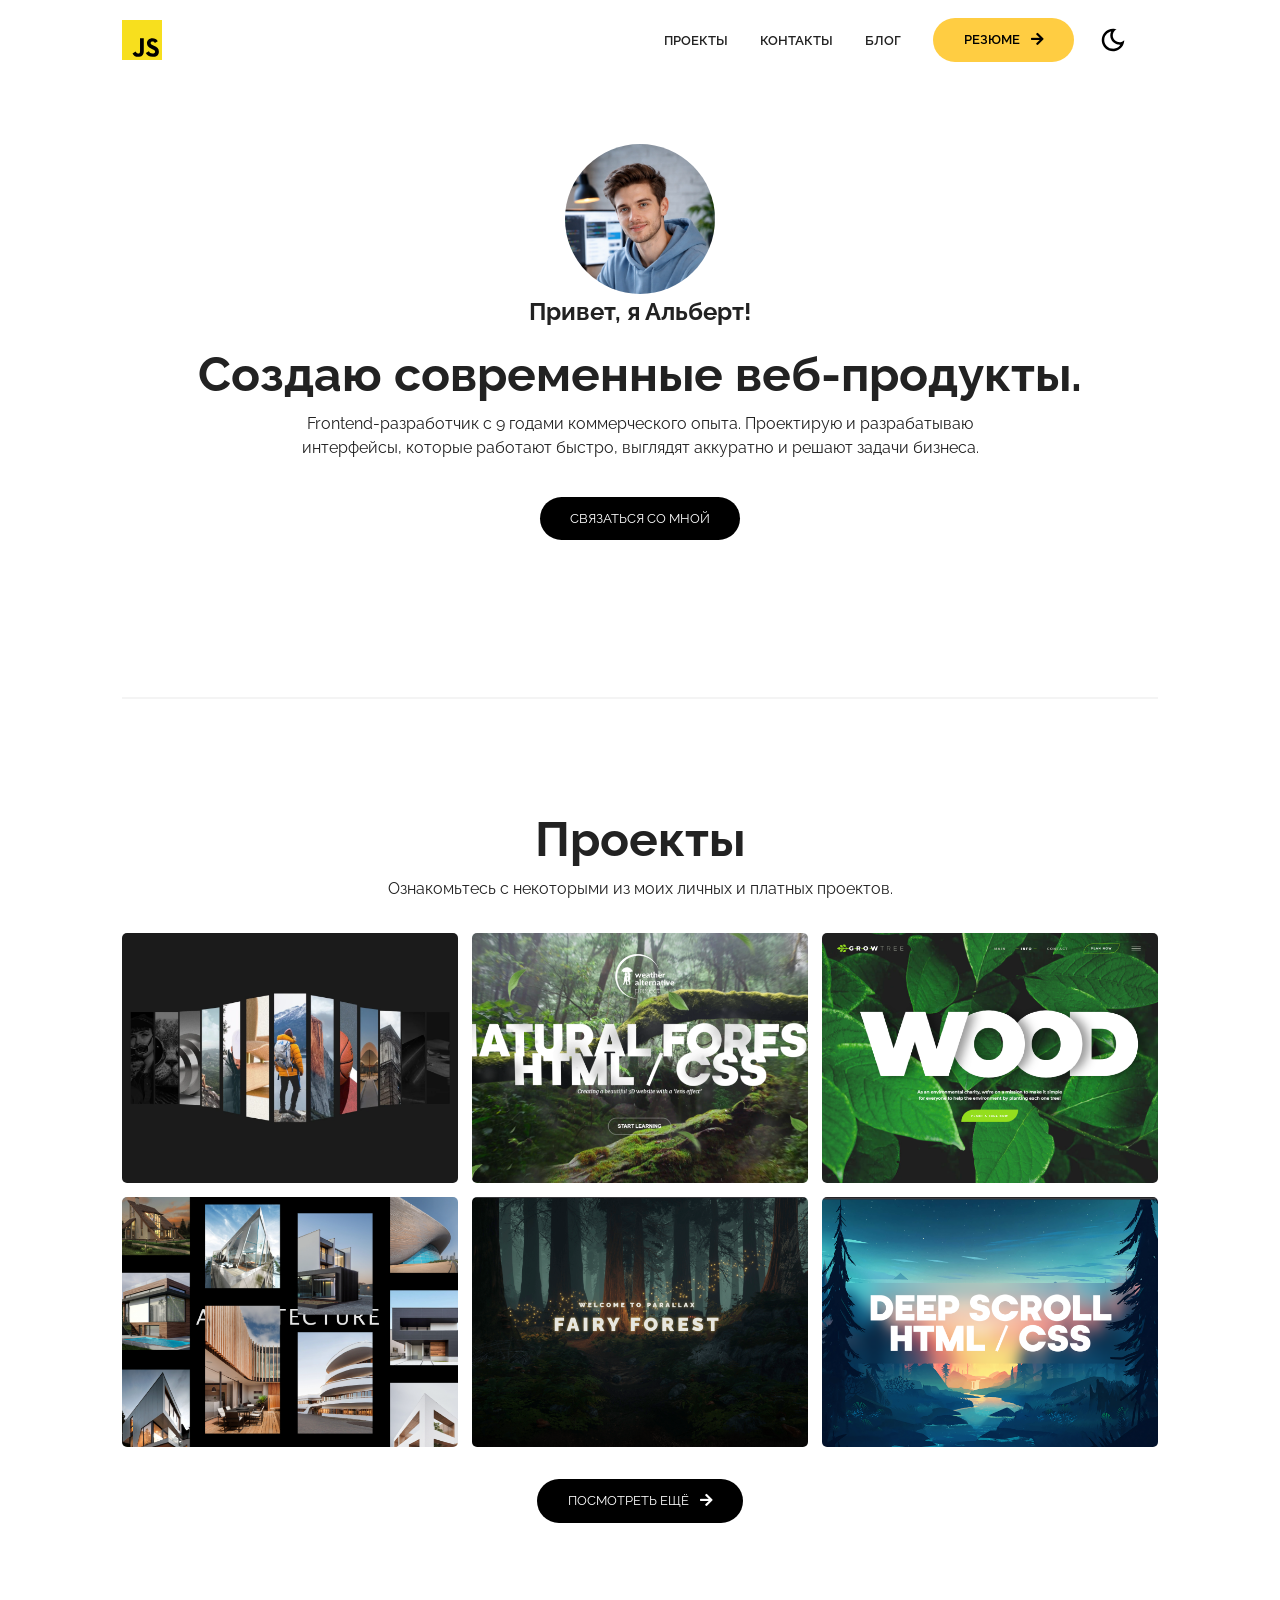
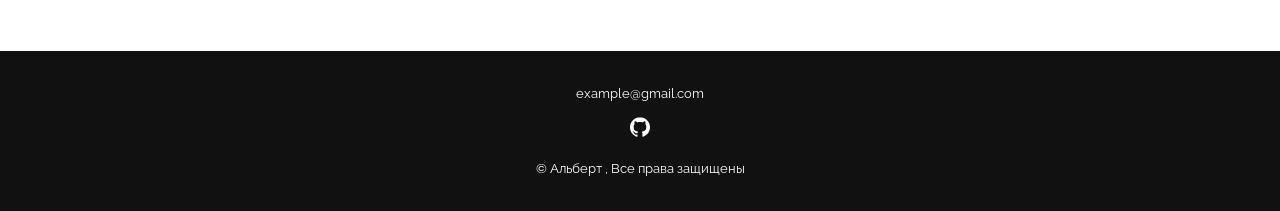
<file: index.html>
<!DOCTYPE html>
<html lang="ru">
<head>
	<meta charset="UTF-8" />
	<meta http-equiv="X-UA-Compatible" content="IE=edge" />
	<meta name="viewport" content="width=device-width, initial-scale=1.0" />
	<!-- Primary Meta Tags -->
	<title>Alberts Portfolio</title>
	<meta name="title" content="Alberts Portfolio" />
	<meta
		name="description"
		content="Build or customize your portfolio website using this super easy template. Free to use if you are a member of the community or a contributor to this project"
	/>

	<!-- Link -->
	<link rel="icon" type="image/png" href="./assets/favicon/favicon-96x96.png" sizes="96x96" />
	<link rel="icon" type="image/svg+xml" href="./assets/favicon/favicon.svg" />
	<link rel="shortcut icon" href="/favicon.ico" />
	<link rel="apple-touch-icon" sizes="180x180" href="./assets/favicon/apple-touch-icon.png" />
	<meta name="apple-mobile-web-app-title" content="Alberts Portfolio" />
	<link rel="manifest" href="./assets/favicon/site.webmanifest" />
	<link
		rel="stylesheet"
		href="https://use.fontawesome.com/releases/v5.15.4/css/all.css"
		integrity="sha384-DyZ88mC6Up2uqS4h/KRgHuoeGwBcD4Ng9SiP4dIRy0EXTlnuz47vAwmeGwVChigm"
		crossorigin="anonymous"
	/>
	<link rel="stylesheet" href="css/style.css" />
	<link rel="stylesheet" href="css/utilities.css" />
</head>
<body>
	<header id="header"></header>


	<section class="header-container">
		<img
			class="profile-image"
			src="assets/profile-image.webp"
			alt="me"
		/>
		<h1>Привет, я Альберт!</h1>

		<div class="content-text">
			<h2>Создаю современные веб-продукты.</h2>

			<p>
				Frontend-разработчик с 9 годами коммерческого опыта. Проектирую и разрабатываю интерфейсы, которые работают быстро, выглядят аккуратно и решают задачи бизнеса.
			</p>
		</div>
		<a
			href="https://github.com/418ert"
			class="btn btn-secondary"
			target="_blank"
			>Связаться со мной</a
		>
	</section>

	<!-- Projects -->
	<section id="projects" class="project-container container">
		<div class="division"></div>
		<div class="content-text">
			<h2>Проекты</h2>
			<p>Ознакомьтесь с некоторыми из моих личных и платных проектов.</p>
		</div>

		<article class="project">
			<!-- Project 1 -->
			<div href="" class="card">
				<div class="project-info">
					<div class="project-bio">
						<h3>Gallery</h3>
						<p>HTML, CSS</p>
					</div>

					<div class="project-link">
						<a href="#" target="_blank"><i class="fab fa-github"></i></a>
						<a href="#" target="_blank"><i class="fas fa-globe"></i></a>
					</div>
				</div>
			</div>

			<!-- Project 2 -->
			<div href="" class="card">
				<div class="project-info">
					<div class="project-bio">
						<h3>Natural Forest</h3>
						<p>HTML, CSS, JS</p>
					</div>

					<div class="project-link">
						<a href="https://github.com/nextc0ders/natural_forest" target="_blank"><i class="fab fa-github"></i></a>
						<a href="https://nextc0ders.github.io/natural_forest/" target="_blank"><i class="fas fa-globe"></i></a>
					</div>
				</div>
			</div>

			<!-- Porject 3 -->
			<div href="" class="card">
				<div class="project-info">
					<div class="project-bio">
						<h3>Parallax</h3>
						<p>HTML, CSS, JS, Swiper</p>
					</div>

					<div class="project-link">
						<a href="#" target="_blank"><i class="fab fa-github"></i></a>
						<a href="#" target="_blank"><i class="fas fa-globe"></i></a>
					</div>
				</div>
			</div>

			<!-- Project 4 -->
			<div href="" class="card">
				<div class="project-info">
					<div class="project-bio">
						<h3>Draggable Gallery</h3>
						<p>HTML, CSS, JS, GSAP</p>
					</div>

					<div class="project-link">
						<a href="#" target="_blank"><i class="fab fa-github"></i></a>
						<a href="#" target="_blank"><i class="fas fa-globe"></i></a>
					</div>
				</div>
			</div>

			<!-- Project 5 -->
			<div href="" class="card">
				<div class="project-info">
					<div class="project-bio">
						<h3>Fairy Forest</h3>
						<p>HTML, CSS, JS</p>
					</div>

					<div class="project-link">
						<a href="#" target="_blank"><i class="fab fa-github"></i></a>
						<a href="#" target="_blank"><i class="fas fa-globe"></i></a>
					</div>
				</div>
			</div>

			<!-- Project 6 -->
			<div href="" class="card">
				<div class="project-info">
					<div class="project-bio">
						<h3>3D Deep Scroll</h3>
						<p>HTML, CSS</p>
					</div>

					<div class="project-link">
						<a href="#" target="_blank"><i class="fab fa-github"></i></a>
						<a href="#" target="_blank"><i class="fas fa-globe"></i></a>
					</div>
				</div>
			</div>
		</article>

		<a href="/pages/projects.html" class="btn btn-secondary"
			target="_blank" >Посмотреть ещё <i class="fas fa-arrow-right"></i
		></a>
	</section>

	<footer id="footer"></footer>
	<script src="js/script.js"></script>
	<script src="js/import.js" type="module"></script>
</body>
</html>
</file>
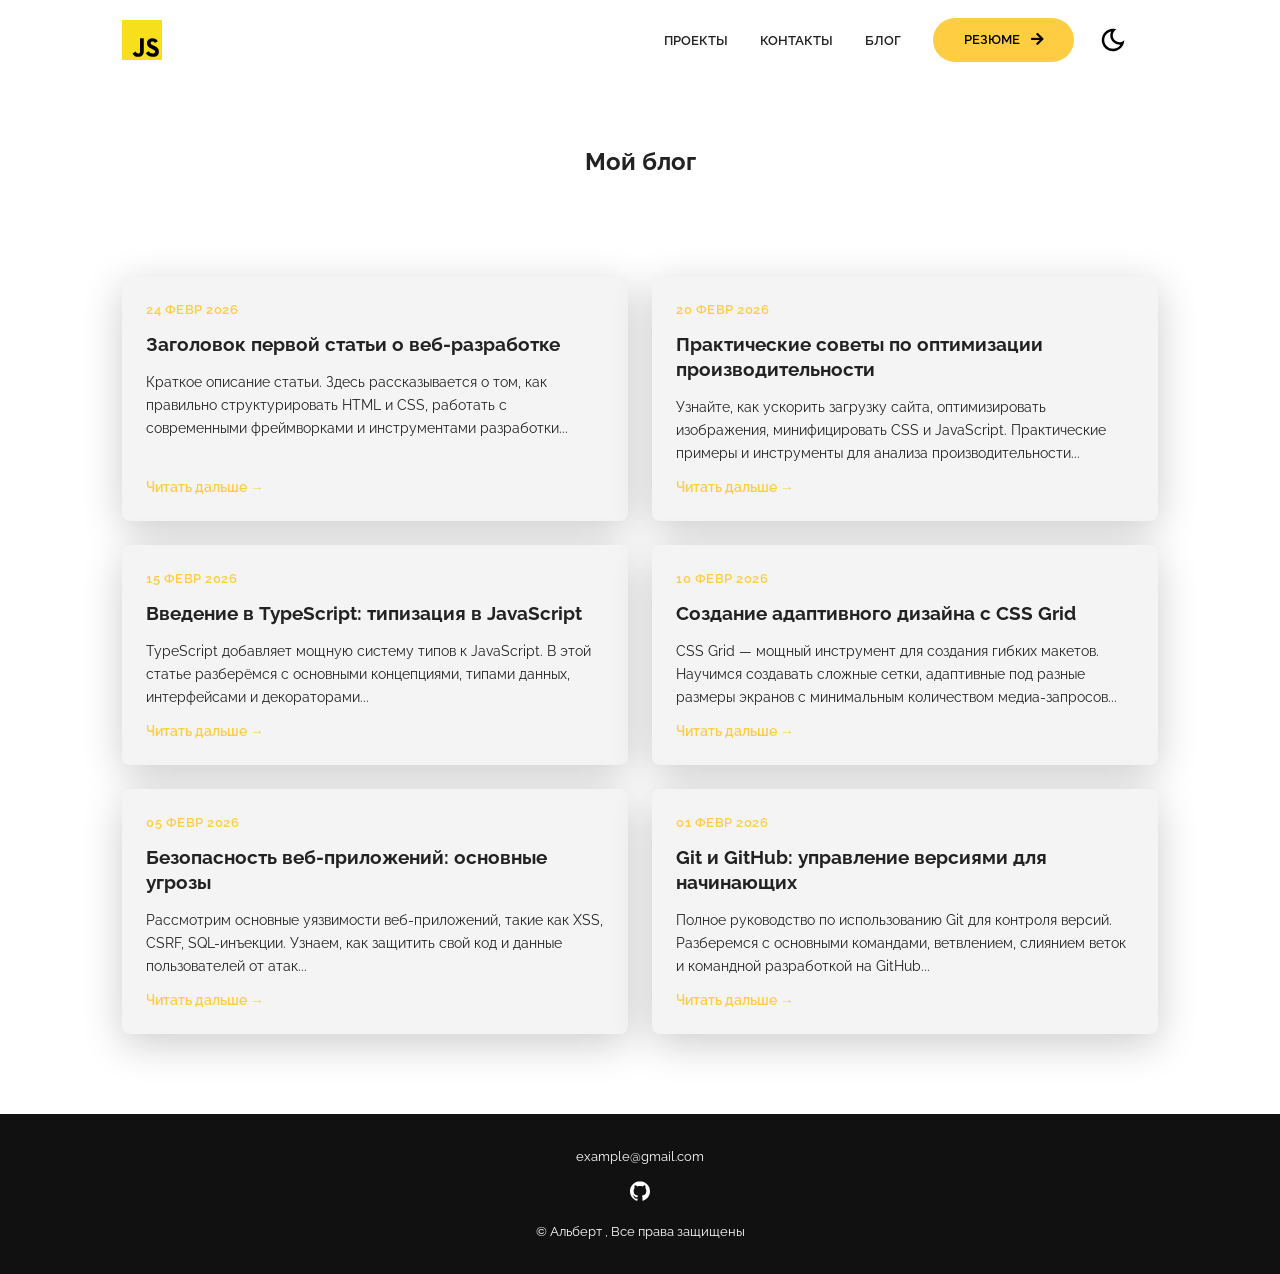
<file: pages/blog.html>
<!DOCTYPE html>
<html lang="ru">
<head>
	<meta charset="UTF-8">
	<meta http-equiv="X-UA-Compatible" content="IE=edge" />
	<meta name="viewport" content="width=device-width, initial-scale=1.0">
	<title>Контакты</title>
	<meta name="title" content="Alberts Portfolio" />
	<meta
		name="description"
		content="Build or customize your portfolio website using this super easy template. Free to use if you are a member of the community or a contributor to this project"
	/>

	<!-- Link -->
	<link rel="icon" type="image/png" href="../assets/favicon/favicon-96x96.png" sizes="96x96" />
	<link rel="icon" type="image/svg+xml" href="../assets/favicon/favicon.svg" />
	<link rel="shortcut icon" href="../assets/favicon/favicon.ico" />
	<link rel="apple-touch-icon" sizes="180x180" href="../assets/favicon/apple-touch-icon.png" />
	<meta name="apple-mobile-web-app-title" content="Alberts Portfolio" />
	<link rel="manifest" href="../assets/favicon/site.webmanifest" />
	<link
		rel="stylesheet"
		href="https://use.fontawesome.com/releases/v5.15.4/css/all.css"
		integrity="sha384-DyZ88mC6Up2uqS4h/KRgHuoeGwBcD4Ng9SiP4dIRy0EXTlnuz47vAwmeGwVChigm"
		crossorigin="anonymous"
	/>
	<link rel="stylesheet" href="../css/style.css" />
	<link rel="stylesheet" href="../css/utilities.css" />
	<link rel="stylesheet" href="../css/blog.css">
</head>
<body>
	<header id="header"></header>

	<section class="header-container">
		<h1>Мой блог</h1>
	</section>

	<section id="blog" class="blog-section">
		<div class="container">
			<div class="blog-posts">
				<article class="blog-card">
					<div class="blog-date">24 февр 2026</div>
					<h3>Заголовок первой статьи о веб-разработке</h3>
					<p>Краткое описание статьи. Здесь рассказывается о том, как правильно структурировать HTML и CSS, работать с современными фреймворками и инструментами разработки...</p>
					<a href="#" class="read-more">Читать дальше →</a>
				</article>

				<article class="blog-card">
					<div class="blog-date">20 февр 2026</div>
					<h3>Практические советы по оптимизации производительности</h3>
					<p>Узнайте, как ускорить загрузку сайта, оптимизировать изображения, минифицировать CSS и JavaScript. Практические примеры и инструменты для анализа производительности...</p>
					<a href="#" class="read-more">Читать дальше →</a>
				</article>

				<article class="blog-card">
					<div class="blog-date">15 февр 2026</div>
					<h3>Введение в TypeScript: типизация в JavaScript</h3>
					<p>TypeScript добавляет мощную систему типов к JavaScript. В этой статье разберёмся с основными концепциями, типами данных, интерфейсами и декораторами...</p>
					<a href="#" class="read-more">Читать дальше →</a>
				</article>

				<article class="blog-card">
					<div class="blog-date">10 февр 2026</div>
					<h3>Создание адаптивного дизайна с CSS Grid</h3>
					<p>CSS Grid — мощный инструмент для создания гибких макетов. Научимся создавать сложные сетки, адаптивные под разные размеры экранов с минимальным количеством медиа-запросов...</p>
					<a href="#" class="read-more">Читать дальше →</a>
				</article>

				<article class="blog-card">
					<div class="blog-date">05 февр 2026</div>
					<h3>Безопасность веб-приложений: основные угрозы</h3>
					<p>Рассмотрим основные уязвимости веб-приложений, такие как XSS, CSRF, SQL-инъекции. Узнаем, как защитить свой код и данные пользователей от атак...</p>
					<a href="#" class="read-more">Читать дальше →</a>
				</article>

				<article class="blog-card">
					<div class="blog-date">01 февр 2026</div>
					<h3>Git и GitHub: управление версиями для начинающих</h3>
					<p>Полное руководство по использованию Git для контроля версий. Разберемся с основными командами, ветвлением, слиянием веток и командной разработкой на GitHub...</p>
					<a href="#" class="read-more">Читать дальше →</a>
				</article>
			</div>
		</div>
	</section>

	<footer id="footer"></footer>
	<script src="../js/script.js"></script>
	<script src="../js/import.js" type="module"></script>
</body>
</html>
</file>
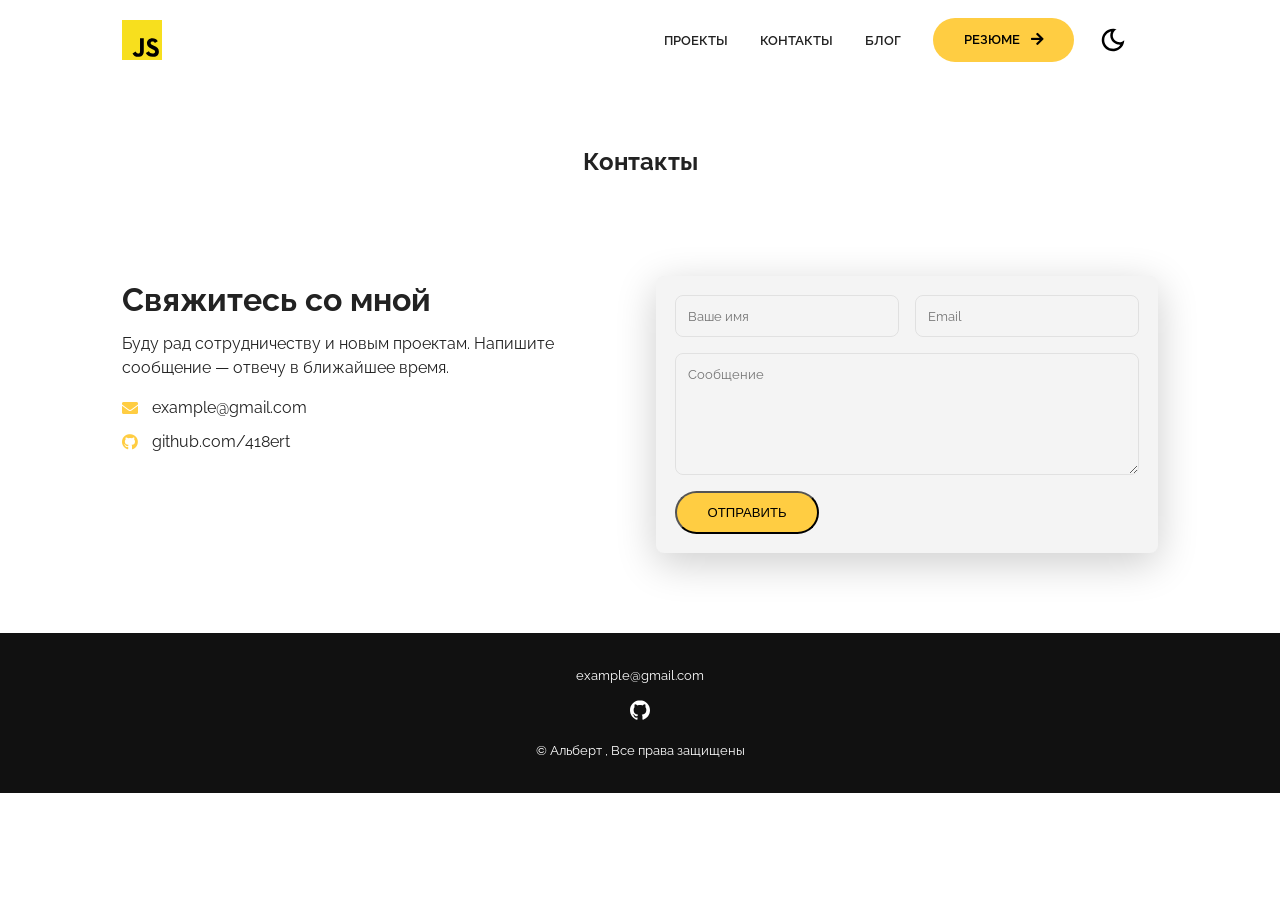
<file: pages/contacts.html>
<!DOCTYPE html>
<html lang="ru">
<head>
	<meta charset="UTF-8">
	<meta http-equiv="X-UA-Compatible" content="IE=edge" />
	<meta name="viewport" content="width=device-width, initial-scale=1.0">
	<title>Контакты</title>
	<meta name="title" content="Alberts Portfolio" />
	<meta
		name="description"
		content="Build or customize your portfolio website using this super easy template. Free to use if you are a member of the community or a contributor to this project"
	/>

	<!-- Link -->
	<link rel="icon" type="image/png" href="../assets/favicon/favicon-96x96.png" sizes="96x96" />
	<link rel="icon" type="image/svg+xml" href="../assets/favicon/favicon.svg" />
	<link rel="shortcut icon" href="../assets/favicon/favicon.ico" />
	<link rel="apple-touch-icon" sizes="180x180" href="../assets/favicon/apple-touch-icon.png" />
	<meta name="apple-mobile-web-app-title" content="Alberts Portfolio" />
	<link rel="manifest" href="../assets/favicon/site.webmanifest" />
	<link
		rel="stylesheet"
		href="https://use.fontawesome.com/releases/v5.15.4/css/all.css"
		integrity="sha384-DyZ88mC6Up2uqS4h/KRgHuoeGwBcD4Ng9SiP4dIRy0EXTlnuz47vAwmeGwVChigm"
		crossorigin="anonymous"
	/>
	<link rel="stylesheet" href="../css/style.css" />
	<link rel="stylesheet" href="../css/utilities.css" />
	<link rel="stylesheet" href="../css/contacts.css">
</head>
<body>
	<header id="header"></header>

	<section class="header-container">
		<h1>Контакты</h1>
	</section>

	<section id="contact" class="contact-section">
		<div class="container contact-grid">
			<div class="contact-info">
				<h2>Свяжитесь со мной</h2>
				<p>Буду рад сотрудничеству и новым проектам. Напишите сообщение — отвечу в ближайшее время.</p>
				<ul class="contact-list">
					<li><i class="fas fa-envelope"></i> <a href="mailto:example@gmail.com">example@gmail.com</a></li>
					<li><i class="fab fa-github"></i> <a href="https://github.com/418ert" target="_blank">github.com/418ert</a></li>
				</ul>
			</div>

			<form class="contact-form" action="mailto:example@gmail.com" method="post" enctype="text/plain">
				<div class="form-row">
					<input type="text" name="name" placeholder="Ваше имя" required />
					<input type="email" name="email" placeholder="Email" required />
				</div>
				<textarea name="message" rows="6" placeholder="Сообщение" required></textarea>
				<button class="btn btn-primary" type="submit">Отправить</button>
			</form>
		</div>
	</section>

	<footer id="footer"></footer>
	<script src="../js/script.js"></script>
	<script src="../js/import.js" type="module"></script>
</body>
</html>
</file>
<file: css/style.css>
/* This is the required project styling. Will contain essential CSS styles like:
   * Flex property
   * Grid layout
   * Cards and sections
*/

@import url(https://fonts.googleapis.com/css?family=Raleway:100,200,300,regular,500,600,700,800,900,100italic,200italic,300italic,italic,500italic,600italic,700italic,800italic,900italic);

/* variables */
:root {
  /* Colors */
  --primary-color: #ffcd42;
  --secondary-color: #ffd35c;
  --bg-primary: #ffffff;
  --text-color: #222222;
  --text-color-two: #ffffff;
  --bg-secondary: #000000;
  --card-background: #f4f4f4;
  --bg-secondary-two: #111111;

  --shadow: 0 10px 40px rgba(0, 0, 0, 0.2);

  /* Font Weight */
  --weight-small: 400;
  --weight-semibold: 600;
  --weight-bold: 800;

  /* Max width */
  --width-small: 600px;
  --width-medium: 1100px;
  --width-large: 1300px;
}

[data-theme="dark"] {
  --primary-color: #ffcd42;
  --secondary-color: #ffd35c;
  --bg-primary: #000000;
  --text-color: #ffffff;
  --text-color-two: #222222;
  --bg-secondary: #ffffff;
  --card-background: #111111;
  --bg-secondary-two: #f4f4f4;
  --shadow: 0 2px 10px rgba(95, 95, 95, 0.2);
}

html {
  font-size: 100%;
  scroll-behavior: smooth;
}

/* Reset default styling */
* {
  margin: 0;
  padding: 0;
  box-sizing: border-box;
}

ul {
  list-style: none;
}

a {
  text-decoration: none;
  color: var(--text-color);
}

/* Main styling */
body {
  background: var(--bg-primary);
  color: var(--text-color);
  font-family: "Raleway", sans-serif;
  line-height: 1.5;
}

/* Navbar */
.navbar {
  position: fixed;
  top: 0;
  left: 0;
  right: 0;
  z-index: 20;
  background: var(--bg-primary);
}

.navbar .container {
  display: flex;
  align-items: center;
  justify-content: space-between;
  z-index: 20;
  height: 80px;
  width: 100%;
}

.navbar .nav-menu {
  display: flex;
  align-items: center;
  background: var(--bg-primary);
}

.navbar .nav-link {
  margin: 0 1rem;
  font-size: 0.8rem;
  font-weight: var(--weight-semibold);
}

.navbar #logo img {
  display: block;
  width: 40px;
}

.navbar .btn {
  margin-right: 1.5rem;
}

.fas.fa-arrow-right {
  margin-left: 0.5rem;
  font-size: 0.9rem;
}

/* hamburger */
.hamburger {
  margin-bottom: 0.1rem;
  display: none;
}

.bar {
  display: block;
  width: 23px;
  height: 3px;
  margin: 4px auto;
  transition: all 0.3s ease-in-out;
  border-radius: 30px;
  background-color: var(--bg-secondary);
}

/* Hero section */
#hero {
  display: flex;
  flex-direction: column;
  height: 100%;
}

.profile-image {
  width: 150px;
  border-radius: 50%;
  animation: bounce 1s infinite alternate;
}

@keyframes bounce {
  from {
    transform: translateY(0px);
  }

  to {
    transform: translateY(-10px);
  }
}

.division {
  width: 100%;
  height: 2px;
  background-color: var(--card-background);
  margin: 5.5rem 0;
}
/* Projects */
#projects {
  display: flex;
  flex-direction: column;
  margin: 2rem auto 5rem;
}

#projects .btn {
  align-self: center;
  margin: 2rem 0;
}

.project {
  display: grid;
  grid-template-columns: repeat(3, 1fr);
  grid-auto-rows: minmax(250px, auto);
  grid-gap: 0.9rem;
}

.card .project-bio p {
  font-size: 0.83rem;
}

.card .project-bio h3 {
  font-size: 0.9rem;
}

.project-info {
  display: flex;
  justify-content: space-between;
  opacity: 0;
  position: relative;
  transition: 0.5s ease-in-out;
}

.project-bio {
  display: flex;
  flex-direction: column;
  justify-content: flex-end;
  position: relative;
  top: 160px;
  left: 10px;
}

/* Footer */
#footer {
  background: #111111;
}

#footer .container {
  display: flex;
  flex-direction: column;
  align-items: center;
  justify-content: center;
  color: #ffffff;
  min-height: 160px;
  text-align: center;
}

#footer a {
  font-size: 0.8rem;
  color: #fff;
}

#footer a:hover {
  opacity: 0.6;
}

#footer .social {
  margin: 0.9rem 0;
}

#footer .social img {
  width: 20px;
  height: 20px;
}

#footer .social a {
  margin: 0 0.5rem;
}

#footer p {
  font-size: 0.8rem;
}

/* Responsiveness */

@media (max-width: 1000px) {
  .project {
    display: grid;
    grid-template-columns: repeat(2, 1fr);
  }
}

@media (max-width: 768px) {
}

@media (max-width: 670px) {
  .navbar .nav-menu {
    position: fixed;
    right: -100vw;
    top: 4.5rem;
    flex-direction: column;
    width: calc(80% - 10px);
    transition: 0.3s;
    box-shadow: var(--shadow);
    padding: 2rem;
    border-radius: 5px;
    align-items: flex-start;
  }

  .navbar .btn {
    margin: 0;
    margin-top: 1rem;
  }

  .nav-menu.active {
    right: 20px;
  }

  .nav-menu .nav-link {
    font-size: 0.9rem;
    margin: 0 0.2rem;
  }

  .nav-menu li {
    margin-bottom: 0.5rem;
    width: 100%;
  }

  .nav-menu .btn {
    width: 100%;
    text-align: center;
    margin-top: 0.5rem;
  }

  .hamburger {
    display: block;
    cursor: pointer;
    padding: 0.2rem 0.4rem;
  }

  .hamburger.active {
    border: 1px dotted gray;
  }

  .hamburger.active .bar:nth-child(2) {
    opacity: 0;
  }

  .hamburger.active .bar:nth-child(1) {
    transform: translateY(6px) rotate(45deg);
  }

  .hamburger.active .bar:nth-child(3) {
    transform: translateY(-8px) rotate(-45deg);
  }
}

@media (max-width: 600px) {
  .project {
    display: grid;
    grid-template-columns: 1fr;
  }

  .header-container .btn {
    border-radius: 5px;
    width: 80%;
  }
}
</file>
<file: css/utilities.css>
/* ?This is where reusable styling of this template will be. 
   !Will contain things like:
   * Button styling
   * Background color styling
   * padding and margin
*/

.container {
  max-width: var(--width-medium);
  margin: 0 auto;
  padding: 1rem 2rem;
}

h1::selection,
h2::selection {
  color: #111;
  background: var(--primary-color);
}

/* Buttons */
.btn {
  display: inline-block;
  padding: 0.75rem 1.9rem;
  border-radius: 30px;
  text-transform: uppercase;
  font-size: 0.82rem;
  transition: 0.3s;
}

.btn-primary {
  background: var(--primary-color);
  color: #000000;
}

.btn-secondary {
  margin: 5px 0;
  background-color: var(--bg-secondary);
  color: var(--bg-primary);
}

/* add hover to resume button */
.btn-primary:hover {
  background: var(--secondary-color);
}

/* Dark mode toggle */
#switch {
  display: none;
}

.toggle-icons {
  display: flex;
  justify-content: space-between;
  align-items: center;
  cursor: pointer;
}

.toggle-icons > img {
  transition: 0.6s cubic-bezier(0.23, 1, 0.32, 1);
  width: 30px;
}

.moon {
  transform: rotate(10deg);
}

#switch:checked + .toggle-icons .moon {
  transform: rotate(250deg);
}

#switch:checked + .toggle-icons .sun {
  transform: rotate(100deg);
}

/* Header Container */
.header-container {
  display: flex;
  flex-direction: column;
  align-items: center;
  justify-content: center;
  margin-top: 8rem;
  padding: 1rem;
}

.header-container > div {
  margin-top: 1rem;
}

.content-text {
  text-align: center;
  margin: 1.5rem 0;
}

.content-text h2 {
  font-size: 3rem;
  line-height: 1.2;
  transition: 0.2s ease-in-out;
}

.content-text p {
  padding: 0.5rem;
  margin: 0 auto;
  max-width: 700px;
}

/* Project cards */
.card {
  padding: 1rem;
  background: var(--card-background);
  color: #ffffff;
  border-radius: 5px;
  transition: 0.4s ease-in-out;
  cursor: pointer;
}

.card a {
  color: #ffffff;
  transition: 0.25s ease-in-out;
  font-size: 1.1rem;
  margin-right: 0.3rem;
}

.card a:hover {
  color: var(--primary-color);
}

.card:hover {
  box-shadow: inset 0 100px 1000px 10px rgba(0, 0, 0, 0.8);
}

.card:hover .project-info {
  opacity: 1;
}

/* Project Images */

/* project 1 */
.card:nth-child(1) {
	background: url(../assets/project/1.webp) center center/cover;
}

/* Project 2 */
.card:nth-child(2) {
	background: url(../assets/project/2.webp) center center/cover;
}

/* Project 3 */
.card:nth-child(3) {
	background: url(../assets/project/3.webp) center center/cover;
}

/* Project 4 */
.card:nth-child(4) {
	background: url(../assets/project/4.webp) center center/cover;
}

/* Project 5 */
.card:nth-child(5) {
	background: url(../assets/project/5.webp) center center/cover;
}

/* Project 6 */
.card:nth-child(6) {
	background: url(../assets/project/6.webp) center center/cover;
}

/* Project 7 */
.card:nth-child(7) {
	background: url(../assets/project/7.webp) center center/cover;
}

/* Project 8 */
.card:nth-child(8) {
	background: url(../assets/project/8.webp) center center/cover;
}

/* Project 9 */
.card:nth-child(9) {
	background: url(../assets/project/9.webp) center center/cover;
}

/* Project 10 */
.card:nth-child(10) {
	background: url(../assets/project/10.webp) center center/cover;
}

/* Media Queries */
@media (max-width: 768px) {
  .header-container {
    margin-top: 7rem;
    text-align: center;
  }

  .content-text h2 {
    font-size: 2.5rem;
  }
}
</file>
<file: css/blog.css>
.blog-section {
	padding: 4rem 0;
}

.blog-posts {
	display: grid;
	grid-template-columns: repeat(2, 1fr);
	gap: 1.5rem;
}

.blog-card {
	background: var(--card-background);
	border-radius: 8px;
	padding: 1.5rem;
	display: flex;
	flex-direction: column;
	gap: 0.8rem;
	transition: 0.3s ease-in-out;
	box-shadow: var(--shadow);
}

.blog-card:hover {
	transform: translateY(-4px);
	box-shadow: 0 15px 50px rgba(0, 0, 0, 0.25);
}

.blog-date {
	color: var(--primary-color);
	font-size: 0.8rem;
	font-weight: var(--weight-semibold);
	text-transform: uppercase;
	letter-spacing: 0.5px;
}

.blog-card h3 {
	font-size: 1.2rem;
	line-height: 1.3;
	margin: 0;
}

.blog-card p {
	font-size: 0.9rem;
	line-height: 1.6;
	color: var(--text-color);
	flex-grow: 1;
	margin: 0;
}

.read-more {
	color: var(--primary-color);
	font-weight: var(--weight-semibold);
	font-size: 0.85rem;
	align-self: flex-start;
	transition: 0.3s ease-in-out;
}

.read-more:hover {
	opacity: 0.7;
	transform: translateX(4px);
}

@media (max-width: 1000px) {
	.blog-posts {
		grid-template-columns: repeat(2, 1fr);
	}
}

@media (max-width: 768px) {
	.blog-posts {
		grid-template-columns: 1fr;
	}

	.blog-card {
		padding: 1.2rem;
	}

	.blog-card h3 {
		font-size: 1.1rem;
	}

	.blog-card p {
		font-size: 0.85rem;
	}
}

@media (max-width: 600px) {
	.blog-section {
		padding: 2rem 0;
	}

	.blog-card {
		padding: 1rem;
	}
}
</file>
<file: css/contacts.css>
.contact-section {
	padding: 4rem 0;
}

.contact-grid {
	display: grid;
	grid-template-columns: 1fr 1fr;
	gap: 2rem;
	align-items: start;
}

.contact-info h2 {
	font-size: 2rem;
	margin-bottom: 0.5rem;
}

.contact-info p {
	margin-bottom: 1rem;
	max-width: 520px;
	color: var(--text-color);
}

.contact-list li {
	display: flex;
	align-items: center;
	gap: 0.6rem;
	margin-bottom: 0.6rem;
}

.contact-list li i {
	color: var(--primary-color);
	min-width: 20px;
}

.contact-list a {
	color: var(--text-color);
}

.contact-form {
	background: var(--card-background);
	padding: 1.2rem;
	border-radius: 8px;
	box-shadow: var(--shadow);
	display: flex;
	flex-direction: column;
	gap: 1rem;
}

.form-row {
	display: flex;
	gap: 1rem;
}

.form-row input,
.contact-form textarea {
	width: 100%;
	padding: 0.75rem;
	border-radius: 8px;
	border: 1px solid rgba(0, 0, 0, 0.08);
	background: transparent;
	color: var(--text-color);
	font-family: inherit;
}

.contact-form textarea {
	resize: vertical;
	min-height: 120px;
}

.contact-form input:focus,
.contact-form textarea:focus {
	outline: none;
	box-shadow: 0 0 0 6px rgba(255, 205, 66, 0.08);
	border-color: var(--primary-color);
}

.contact-form .btn {
	align-self: flex-start;
}

@media (max-width: 768px) {
	.contact-grid {
		grid-template-columns: 1fr;
	}

	.form-row {
		flex-direction: column;
	}
}
</file>
